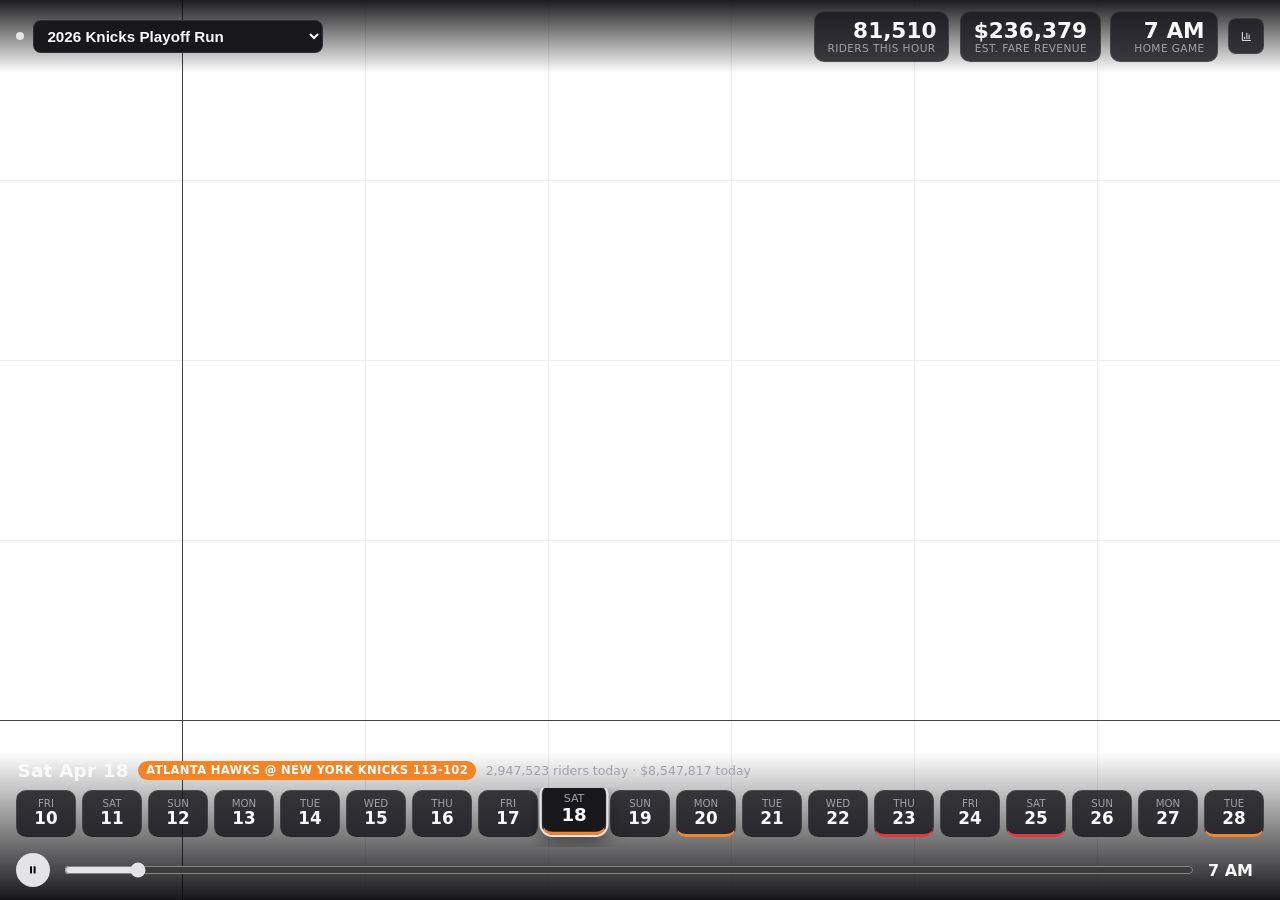
<file: docs/index.html>
<!doctype html>
<html lang="en">
  <head>
    <meta charset="utf-8" />
    <meta name="viewport" content="width=device-width, initial-scale=1" />
    <title>Sports Lights Up NYC Transit</title>
    <link rel="stylesheet" href="app.css" />
    <script
      src="https://cdn.plot.ly/plotly-2.35.2.min.js"
      charset="utf-8"
    ></script>
  </head>
  <body>
    <div id="map"></div>

    <header id="topbar">
      <div class="brand">
        <span class="dot"></span>
        <select id="eventSelect" aria-label="Event"></select>
      </div>
      <div class="stats">
        <div class="stat">
          <span class="num" id="statRiders">—</span
          ><span class="lbl">riders this hour</span>
        </div>
        <div class="stat">
          <span class="num" id="statRevenue">—</span
          ><span class="lbl">est. fare revenue</span>
        </div>
        <div class="stat">
          <span class="num" id="statClock">—</span
          ><span class="lbl" id="statDay">—</span>
        </div>
        <button id="dataToggle" aria-label="Toggle day comparison charts">
          <svg
            viewBox="0 0 24 24"
            fill="none"
            stroke="currentColor"
            stroke-width="2"
            stroke-linecap="round"
            stroke-linejoin="round"
          >
            <path d="M3 3v18h18" />
            <path d="M18 17V9" />
            <path d="M13 17V5" />
            <path d="M8 17v-3" />
          </svg>
        </button>
      </div>
    </header>

    <div id="dataPanel" class="hidden">
      <div class="panel-header">
        <span>Day-by-day comparison</span>
        <button id="dataClose" aria-label="Close">
          <svg
            viewBox="0 0 24 24"
            fill="none"
            stroke="currentColor"
            stroke-width="2"
            stroke-linecap="round"
            stroke-linejoin="round"
          >
            <path d="M18 6 6 18" />
            <path d="M6 6l12 12" />
          </svg>
        </button>
      </div>
      <div class="chart-label">Riders per day</div>
      <div id="chartRidership" class="chart"></div>
      <div class="chart-label">Revenue over time</div>
      <div id="chartRevenue" class="chart"></div>
    </div>

    <footer id="timeline">
      <div id="nowShowing">
        <span id="nowDate">—</span>
        <span id="nowGame" class="chip"></span>
        <span id="dayTotals" class="day-totals"></span>
      </div>
      <div id="days" class="days"></div>
      <div class="scrubber">
        <button id="playBtn" aria-label="Play">
          <svg viewBox="0 0 24 24" fill="currentColor" stroke="none">
            <polygon points="6 3 20 12 6 21 6 3" />
          </svg>
        </button>
        <input id="hour" type="range" min="6" max="23" value="6" step="1" />
        <span id="hourLabel" class="hourLabel">6 AM</span>
      </div>
    </footer>

    <div id="loading">loading live MTA data…</div>

    <script src="sources/mta.js"></script>
    <script src="app.js"></script>
  </body>
</html>
</file>
<file: docs/app.css>
:root {
  /* Neutral, shadcn-style zinc palette. The only non-neutral color in the
     app is the map's ridership heat scale (blue -> red), which encodes data,
     not theme -- see HEAT in app.js. */
  --accent: #e4e4e7;
  --bg: #09090b;
  --panel: rgba(24, 24, 27, 0.82);
  --panel-solid: #18181b;
  --text: #fafafa;
  --muted: #a1a1aa;
  --border: rgba(255, 255, 255, 0.1);
  --radius: 0.5rem;
}

* {
  box-sizing: border-box;
}
html,
body {
  margin: 0;
  height: 100%;
}
body {
  font-family:
    ui-sans-serif,
    system-ui,
    -apple-system,
    "Segoe UI",
    Roboto,
    Helvetica,
    Arial,
    sans-serif;
  background: var(--bg);
  color: var(--text);
  overflow: hidden;
}
/* Scoped to our own icon buttons only -- don't touch Plotly's internal SVGs. */
#playBtn svg,
#dataToggle svg,
#dataClose svg {
  width: 60%;
  height: 60%;
}

/* Full-bleed map */
#map {
  position: fixed;
  inset: 0;
}

/* Floating top bar */
#topbar {
  position: fixed;
  top: 0;
  left: 0;
  right: 0;
  z-index: 10;
  display: flex;
  align-items: center;
  justify-content: space-between;
  gap: 1rem;
  padding: 0.7rem 1rem;
  background: linear-gradient(
    to bottom,
    rgba(9, 9, 11, 0.92),
    rgba(9, 9, 11, 0)
  );
  pointer-events: none;
}
#topbar > * {
  pointer-events: auto;
}

.brand {
  display: flex;
  align-items: center;
  gap: 0.55rem;
}
.brand .dot {
  width: 8px;
  height: 8px;
  border-radius: 50%;
  background: var(--accent);
}
#eventSelect {
  background: var(--panel-solid);
  color: var(--text);
  border: 1px solid var(--border);
  border-radius: 8px;
  padding: 0.4rem 0.6rem;
  font-size: 0.95rem;
  font-weight: 600;
}

.stats {
  display: flex;
  gap: 0.6rem;
  flex-wrap: wrap;
  justify-content: flex-end;
}
.stat {
  background: var(--panel);
  backdrop-filter: blur(8px);
  border: 1px solid var(--border);
  border-radius: 10px;
  padding: 0.4rem 0.8rem;
  min-width: 108px;
  text-align: right;
}
.stat .num {
  display: block;
  font-size: 1.35rem;
  font-weight: 700;
  line-height: 1.1;
  font-variant-numeric: tabular-nums;
}
.stat .lbl {
  display: block;
  font-size: 0.66rem;
  text-transform: uppercase;
  letter-spacing: 0.04em;
  color: var(--muted);
}

#dataToggle {
  width: 36px;
  height: 36px;
  flex: 0 0 auto;
  align-self: center;
  background: var(--panel);
  backdrop-filter: blur(8px);
  border: 1px solid var(--border);
  border-radius: var(--radius);
  color: var(--text);
  cursor: pointer;
  padding: 8px;
  display: flex;
  align-items: center;
  justify-content: center;
}
#dataToggle:hover {
  background: var(--panel-solid);
}

/* Expandable day-comparison panel */
#dataPanel {
  position: fixed;
  top: 4.4rem;
  right: 1rem;
  z-index: 15;
  width: min(420px, calc(100vw - 2rem));
  color: var(--text);
  background: var(--panel-solid);
  border: 1px solid var(--border);
  border-radius: var(--radius);
  padding: 0.8rem 0.9rem;
  box-shadow: 0 10px 30px rgba(0, 0, 0, 0.5);
  max-height: calc(100vh - 6.5rem);
  overflow-y: auto;
  transform-origin: top right;
  transition:
    opacity 0.15s ease,
    transform 0.15s ease;
}
#dataPanel.hidden {
  opacity: 0;
  transform: scale(0.95);
  pointer-events: none;
}
.panel-header {
  display: flex;
  justify-content: space-between;
  align-items: center;
  margin-bottom: 0.6rem;
  font-weight: 600;
  font-size: 0.9rem;
}
#dataClose {
  background: none;
  border: none;
  border-radius: 50%;
  width: 22px;
  height: 22px;
  color: var(--muted);
  cursor: pointer;
  padding: 4px;
  display: flex;
  align-items: center;
  justify-content: center;
}
#dataClose:hover {
  background: var(--border);
  color: var(--text);
}
.chart-label {
  font-size: 0.72rem;
  color: var(--muted);
  text-transform: uppercase;
  letter-spacing: 0.04em;
  font-weight: 600;
  margin: 0.3rem 0 0.1rem;
}
.chart {
  width: 100%;
  height: 190px;
}

/* Bottom timeline */
#timeline {
  position: fixed;
  left: 0;
  right: 0;
  bottom: 0;
  z-index: 10;
  background: linear-gradient(to top, rgba(9, 9, 11, 0.94), rgba(9, 9, 11, 0));
  padding: 0.5rem 1rem 0.8rem;
}
/* "Now showing" — the clear, prominent label of the current day */
#nowShowing {
  display: flex;
  align-items: center;
  gap: 0.6rem;
  flex-wrap: wrap;
  padding: 0 0.1rem 0.45rem;
}
#nowDate {
  font-size: 1.15rem;
  font-weight: 800;
  letter-spacing: 0.01em;
}
#nowGame.chip {
  font-size: 0.72rem;
  font-weight: 700;
  text-transform: uppercase;
  letter-spacing: 0.03em;
  padding: 0.15rem 0.5rem;
  border-radius: 999px;
  color: #fff;
  background: rgba(255, 255, 255, 0.1);
}
#nowGame.chip:empty {
  display: none;
}
.day-totals {
  font-size: 0.78rem;
  color: var(--muted);
  font-variant-numeric: tabular-nums;
}

/* Day feed — snap-scrolling strip, active card auto-centered */
.days {
  display: flex;
  gap: 6px;
  overflow-x: auto;
  padding: 2px 40vw 0.6rem 0;
  scrollbar-width: none;
  scroll-snap-type: x mandatory;
  scroll-behavior: smooth;
}
.days::-webkit-scrollbar {
  display: none;
}
.day {
  flex: 0 0 auto;
  cursor: pointer;
  user-select: none;
  scroll-snap-align: center;
  background: var(--panel);
  border: 1px solid var(--border);
  border-bottom: 3px solid transparent;
  border-radius: 10px;
  padding: 0.4rem 0.7rem;
  text-align: center;
  min-width: 60px;
  transition:
    transform 0.12s,
    background 0.15s,
    box-shadow 0.15s;
}
.day:hover {
  transform: translateY(-3px);
}
.day .d-dow {
  font-size: 0.64rem;
  color: var(--muted);
  text-transform: uppercase;
}
.day .d-date {
  font-size: 1.05rem;
  font-weight: 800;
  line-height: 1.1;
}
.day.game {
  border-bottom-color: var(--accent);
}
.day.active {
  background: var(--panel-solid);
  transform: translateY(-4px) scale(1.08);
  box-shadow:
    0 0 0 2px var(--accent),
    0 6px 18px rgba(0, 0, 0, 0.5);
}
.day.nodata {
  opacity: 0.35;
  pointer-events: none;
}

.scrubber {
  display: flex;
  align-items: center;
  gap: 0.75rem;
  margin-top: 0.4rem;
}
#playBtn {
  background: var(--accent);
  color: var(--bg);
  border: none;
  border-radius: 50%;
  width: 34px;
  height: 34px;
  padding: 9px;
  cursor: pointer;
  flex: 0 0 auto;
  display: flex;
  align-items: center;
  justify-content: center;
}
#hour {
  flex: 1;
  accent-color: var(--accent);
}
.hourLabel {
  font-variant-numeric: tabular-nums;
  font-weight: 600;
  min-width: 56px;
}

#loading {
  position: fixed;
  inset: 0;
  display: flex;
  align-items: center;
  justify-content: center;
  background: var(--bg);
  color: var(--muted);
  z-index: 20;
  font-size: 1.1rem;
}
#loading.hidden {
  display: none;
}

@media (max-width: 640px) {
  .stat {
    min-width: 84px;
    padding: 0.3rem 0.55rem;
  }
  .stat .num {
    font-size: 1.05rem;
  }
  #topbar {
    flex-direction: column;
    align-items: stretch;
    gap: 0.5rem;
  }
  .stats {
    justify-content: space-between;
  }
  #dataPanel {
    top: auto;
    bottom: 12rem;
    right: 0.5rem;
    left: 0.5rem;
    width: auto;
  }
}
</file>
